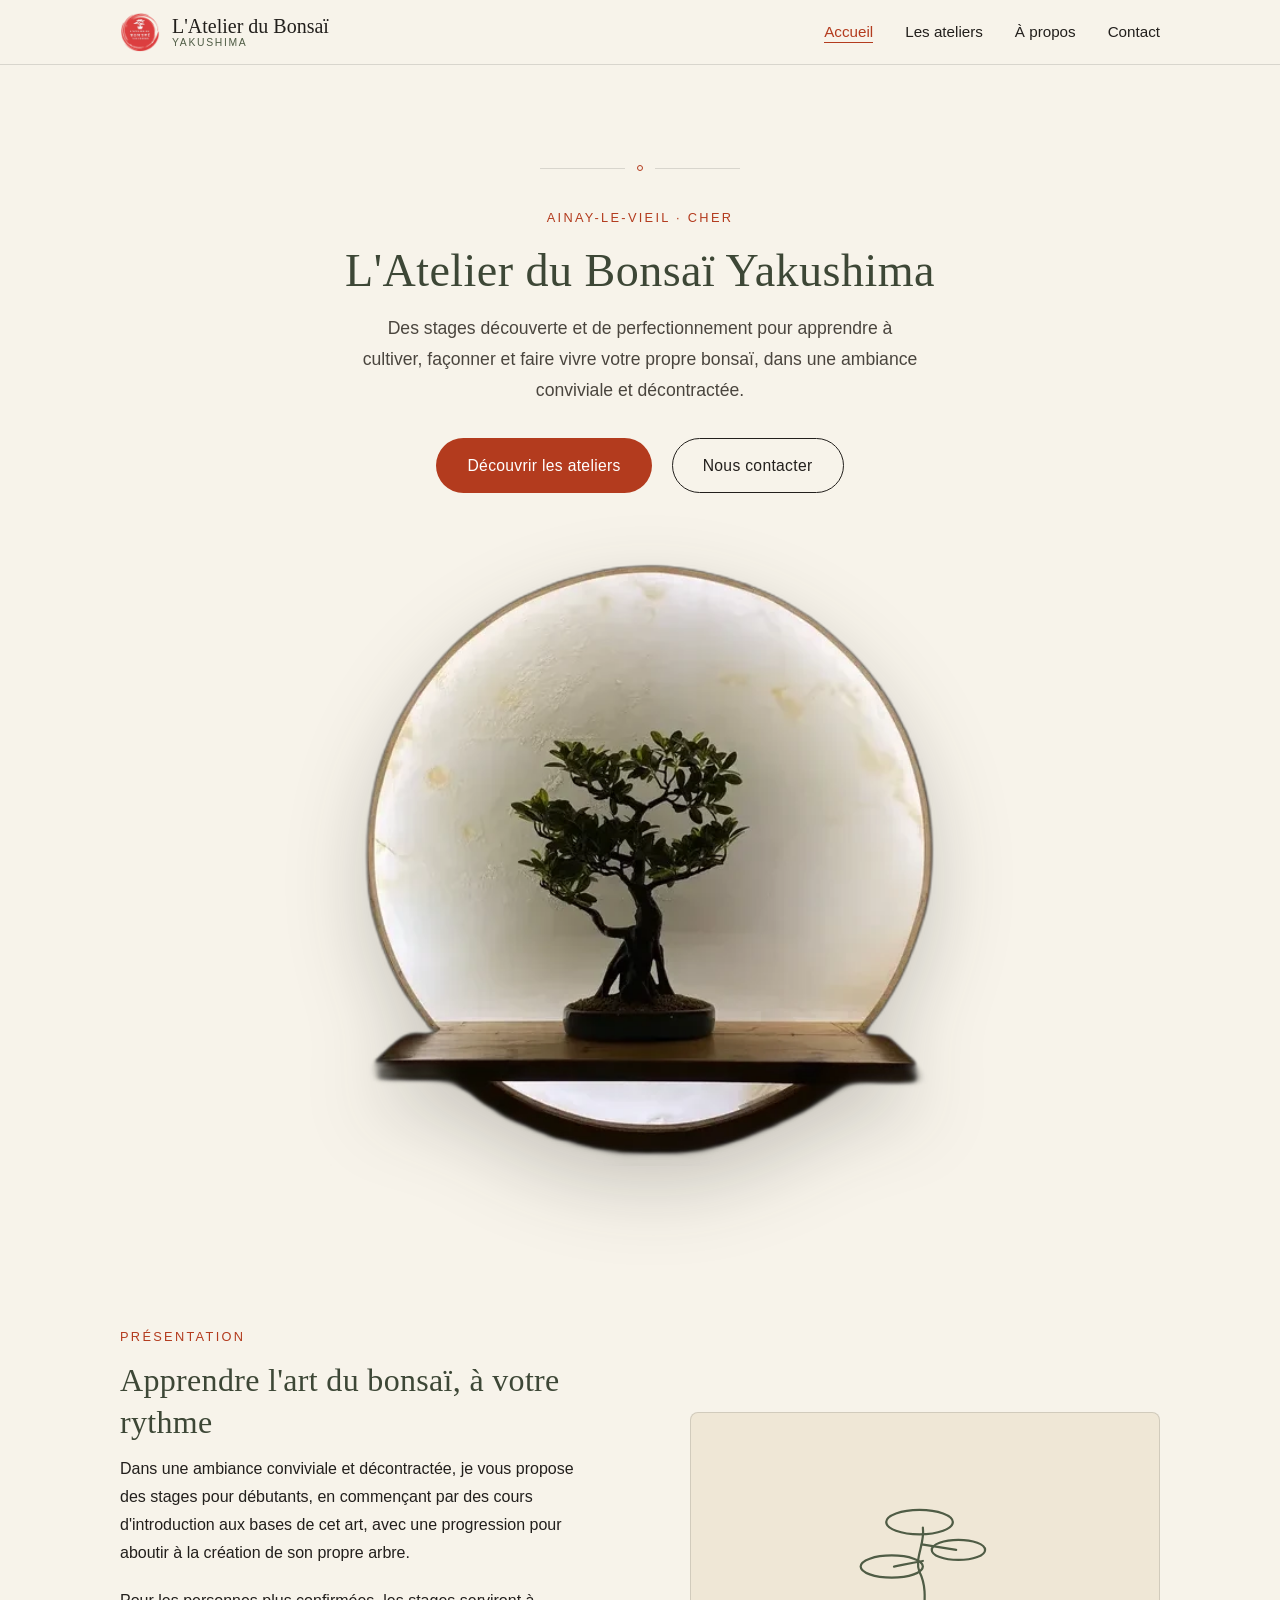
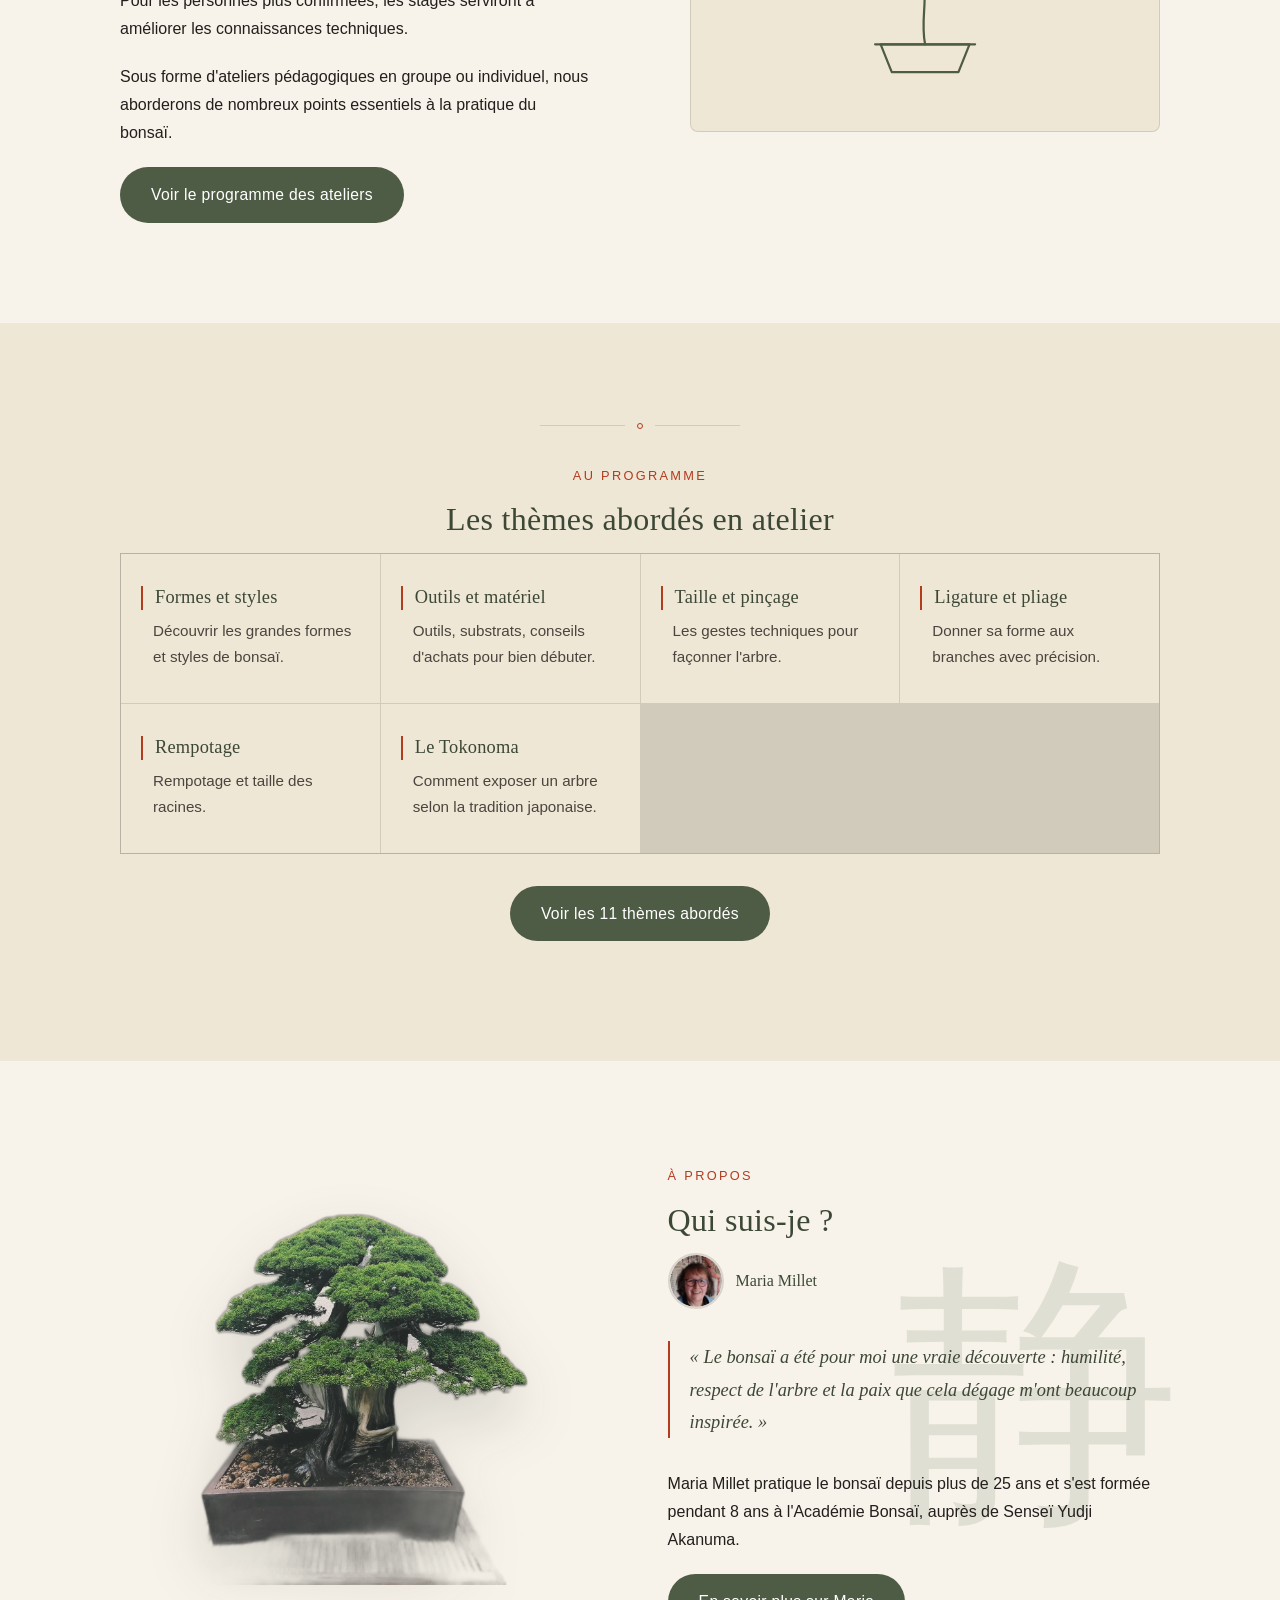
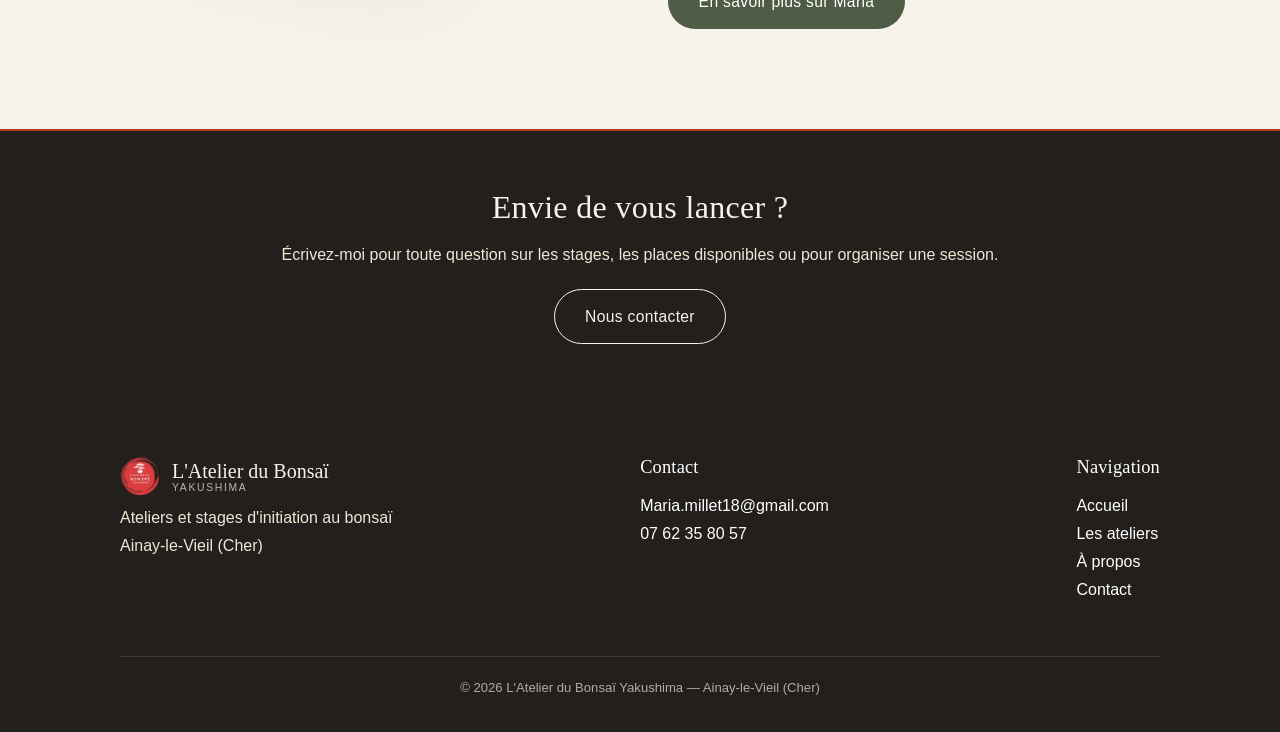
<file: index.html>
<!DOCTYPE html>
<html lang="fr">
<head>
<meta charset="UTF-8">
<meta name="viewport" content="width=device-width, initial-scale=1.0">
<title>L'Atelier du Bonsaï Yakushima — Stages et ateliers découverte à Ainay-le-Vieil (Cher)</title>
<meta name="description" content="Ateliers et stages d'initiation à l'art du bonsaï avec Maria Millet, à Ainay-le-Vieil (Cher). Cours pour débutants et perfectionnement pour confirmés.">
<link rel="icon" type="image/png" href="assets/images/favicon.png">
<link rel="stylesheet" href="assets/css/style.css">
</head>
<body>
<a class="skip-link" href="#main">Aller au contenu</a>

<header class="site-header">
  <div class="site-header__inner">
    <a href="index.html" class="logo"><img src="assets/images/logo-mark.webp" width="40" height="40" alt="" class="logo__mark"><span class="logo__text">L'Atelier du Bonsaï<span class="logo__sub">Yakushima</span></span></a>
    <nav aria-label="Navigation principale">
      <ul class="nav-desktop">
        <li><a href="index.html" aria-current="page">Accueil</a></li>
        <li><a href="ateliers.html">Les ateliers</a></li>
        <li><a href="a-propos.html">À propos</a></li>
        <li><a href="contact.html">Contact</a></li>
      </ul>
    </nav>
    <button class="mobile-toggle" aria-expanded="false" aria-controls="nav-mobile" aria-label="Ouvrir le menu">
      <span class="mobile-toggle__icon"></span>
    </button>
  </div>
  <nav class="nav-mobile" id="nav-mobile" aria-label="Navigation mobile">
    <a href="index.html">Accueil</a>
    <a href="ateliers.html">Les ateliers</a>
    <a href="a-propos.html">À propos</a>
    <a href="contact.html">Contact</a>
  </nav>
</header>

<main id="main">

  <section class="hero">
    <div class="container">
      <div class="ornament"><span class="ornament__dot"></span></div>
      <p class="eyebrow">Ainay-le-Vieil · Cher</p>
      <h1>L'Atelier du Bonsaï Yakushima</h1>
      <p class="hero__lead">Des stages découverte et de perfectionnement pour apprendre à cultiver, façonner et faire vivre votre propre bonsaï, dans une ambiance conviviale et décontractée.</p>
      <div class="hero__actions">
        <a href="ateliers.html" class="btn btn--accent">Découvrir les ateliers</a>
        <a href="contact.html" class="btn btn--ghost">Nous contacter</a>
      </div>
      <div class="hero__photo">
        <img src="assets/images/hero-bonsai-alcove.webp" width="541" height="538" alt="Bonsaï présenté dans une niche éclairée, à la manière d'un tokonoma">
      </div>
    </div>
  </section>

  <section class="section">
    <div class="container split">
      <div>
        <p class="eyebrow">Présentation</p>
        <h2>Apprendre l'art du bonsaï, à votre rythme</h2>
        <p>Dans une ambiance conviviale et décontractée, je vous propose des stages pour débutants, en commençant par des cours d'introduction aux bases de cet art, avec une progression pour aboutir à la création de son propre arbre.</p>
        <p>Pour les personnes plus confirmées, les stages serviront à améliorer les connaissances techniques.</p>
        <p>Sous forme d'ateliers pédagogiques en groupe ou individuel, nous aborderons de nombreux points essentiels à la pratique du bonsaï.</p>
        <a href="ateliers.html" class="btn btn--primary">Voir le programme des ateliers</a>
      </div>
      <div class="split__media" role="img" aria-label="Illustration évoquant l'art du bonsaï">
        <svg viewBox="0 0 200 200" fill="none" stroke="currentColor" stroke-width="2" stroke-linecap="round" stroke-linejoin="round" xmlns="http://www.w3.org/2000/svg">
          <path d="M60 165 L140 165 L130 190 L70 190 Z" />
          <line x1="55" y1="165" x2="145" y2="165" />
          <path d="M100 165 C95 140 105 120 95 100 C90 88 100 75 98 60" />
          <ellipse cx="70" cy="95" rx="28" ry="10" />
          <ellipse cx="130" cy="80" rx="24" ry="9" />
          <ellipse cx="95" cy="55" rx="30" ry="11" />
          <path d="M98 90 C85 92 78 94 72 95" />
          <path d="M97 75 C110 77 122 79 128 80" />
        </svg>
      </div>
    </div>
  </section>

  <section class="section section--alt">
    <div class="container">
      <div class="section--center">
        <div class="ornament"><span class="ornament__dot"></span></div>
        <p class="eyebrow">Au programme</p>
        <h2>Les thèmes abordés en atelier</h2>
      </div>
      <div class="theme-grid">
        <div class="theme-card"><h3>Formes et styles</h3><p>Découvrir les grandes formes et styles de bonsaï.</p></div>
        <div class="theme-card"><h3>Outils et matériel</h3><p>Outils, substrats, conseils d'achats pour bien débuter.</p></div>
        <div class="theme-card"><h3>Taille et pinçage</h3><p>Les gestes techniques pour façonner l'arbre.</p></div>
        <div class="theme-card"><h3>Ligature et pliage</h3><p>Donner sa forme aux branches avec précision.</p></div>
        <div class="theme-card"><h3>Rempotage</h3><p>Rempotage et taille des racines.</p></div>
        <div class="theme-card"><h3>Le Tokonoma</h3><p>Comment exposer un arbre selon la tradition japonaise.</p></div>
      </div>
      <p class="section--center" style="margin-top: var(--space-lg);"><a href="ateliers.html" class="btn btn--primary">Voir les 11 thèmes abordés</a></p>
    </div>
  </section>

  <section class="section">
    <div class="container zen-feature">
      <span class="zen-feature__kanji zen-feature__kanji--right" aria-hidden="true">静</span>
      <div class="zen-feature__media">
        <img src="assets/images/bonsai-cutout.webp" width="1100" height="1095" alt="Bonsaï genévrier détouré, sans arrière-plan">
      </div>
      <div class="zen-feature__text">
        <p class="eyebrow">À propos</p>
        <h2>Qui suis&#8209;je&nbsp;?</h2>
        <div class="author-badge">
          <img src="assets/images/maria-portrait.webp" width="480" height="480" alt="Portrait de Maria Millet" class="author-badge__photo">
          <span class="author-badge__name">Maria Millet</span>
        </div>
        <blockquote class="quote-block">« Le bonsaï a été pour moi une vraie découverte : humilité, respect de l'arbre et la paix que cela dégage m'ont beaucoup inspirée. »</blockquote>
        <p>Maria Millet pratique le bonsaï depuis plus de 25 ans et s'est formée pendant 8 ans à l'Académie Bonsaï, auprès de Senseï Yudji Akanuma.</p>
        <a href="a-propos.html" class="btn btn--primary">En savoir plus sur Maria</a>
      </div>
    </div>
  </section>

  <section class="cta-banner">
    <div class="container">
      <h2>Envie de vous lancer ?</h2>
      <p>Écrivez-moi pour toute question sur les stages, les places disponibles ou pour organiser une session.</p>
      <a href="contact.html" class="btn btn--ghost">Nous contacter</a>
    </div>
  </section>

</main>

<footer class="site-footer">
  <div class="container">
    <div class="site-footer__inner">
      <div>
        <p class="logo" style="margin-bottom: 8px;"><img src="assets/images/logo-mark.webp" width="40" height="40" alt="" class="logo__mark"><span class="logo__text">L'Atelier du Bonsaï<span class="logo__sub">Yakushima</span></span></p>
        <p>Ateliers et stages d'initiation au bonsaï<br>Ainay-le-Vieil (Cher)</p>
      </div>
      <div>
        <h3 style="color:#fff;">Contact</h3>
        <p><a href="mailto:Maria.millet18@gmail.com">Maria.millet18@gmail.com</a><br>
        <a href="tel:+33762358057">07 62 35 80 57</a></p>
      </div>
      <div>
        <h3 style="color:#fff;">Navigation</h3>
        <p><a href="index.html">Accueil</a><br><a href="ateliers.html">Les ateliers</a><br><a href="a-propos.html">À propos</a><br><a href="contact.html">Contact</a></p>
      </div>
    </div>
    <div class="site-footer__bottom">&copy; 2026 L'Atelier du Bonsaï Yakushima — Ainay-le-Vieil (Cher)</div>
  </div>
</footer>

<script src="assets/js/main.js"></script>
</body>
</html>
</file>
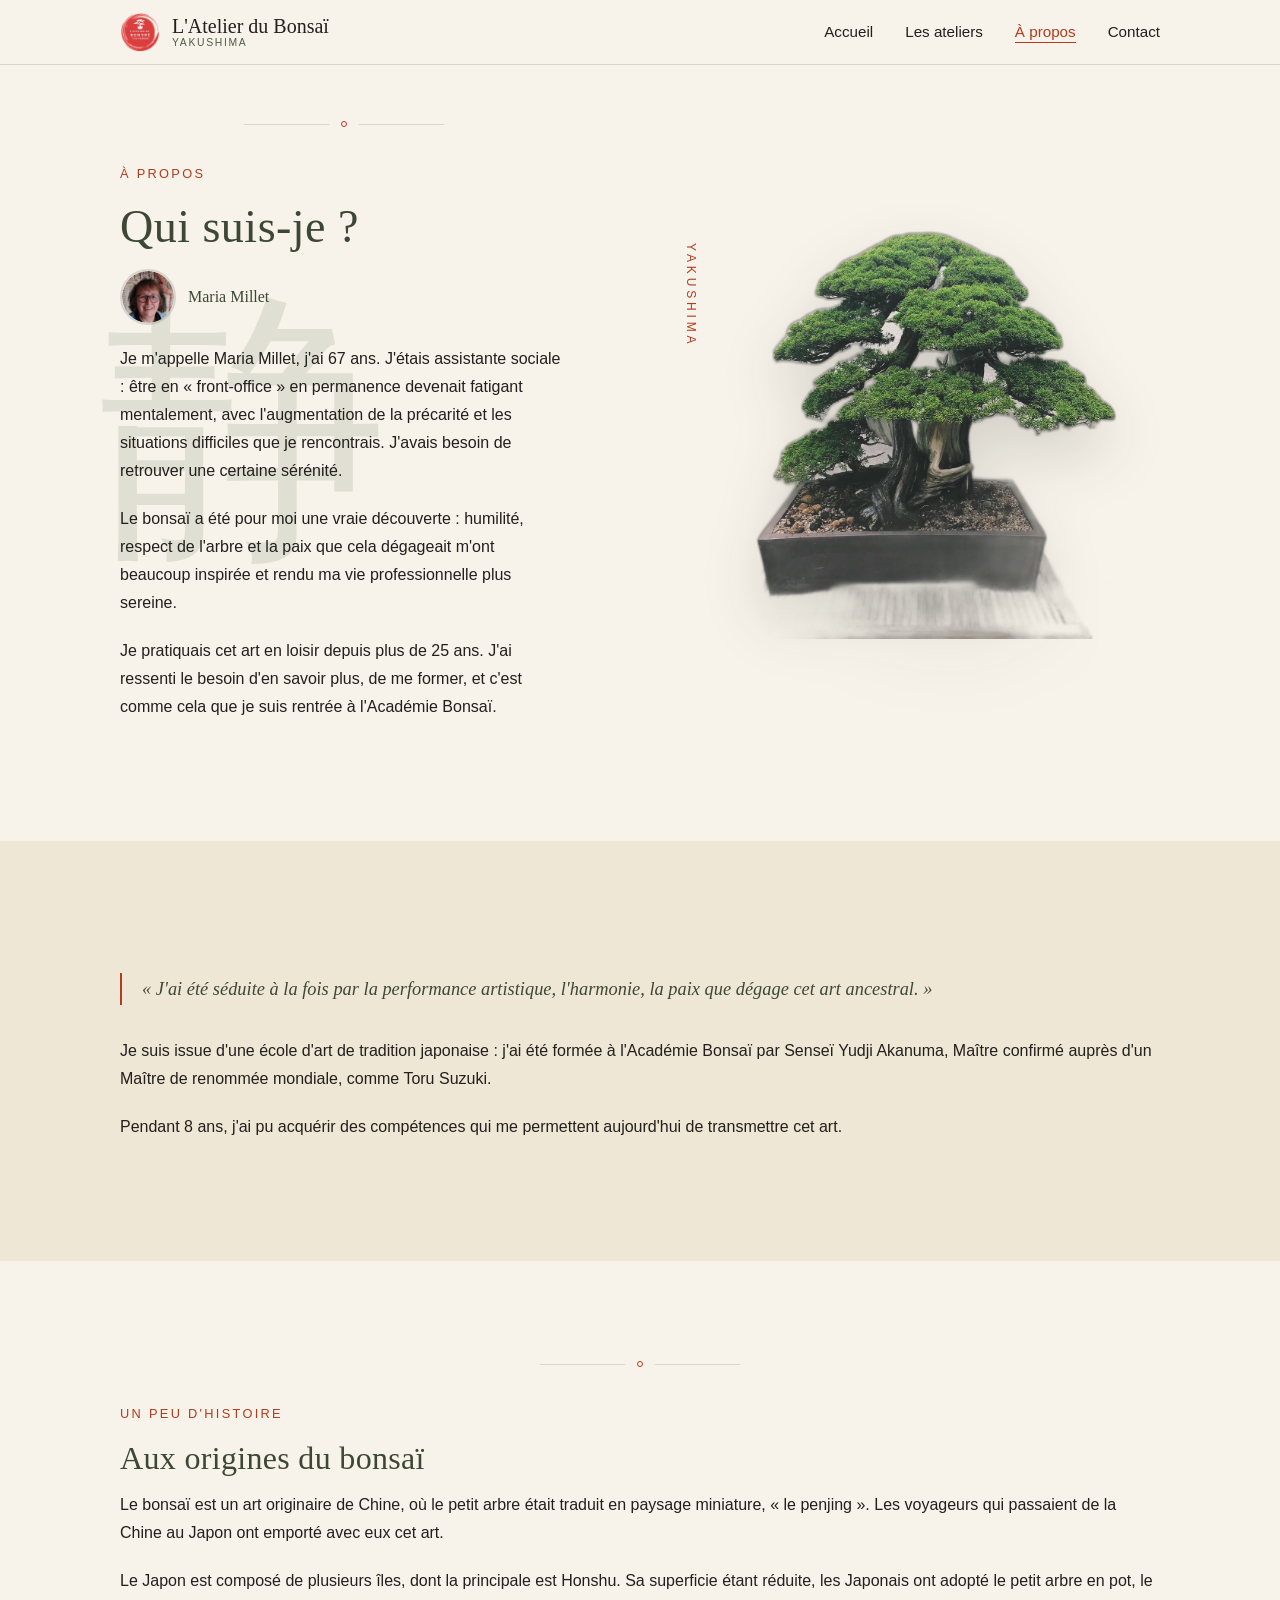
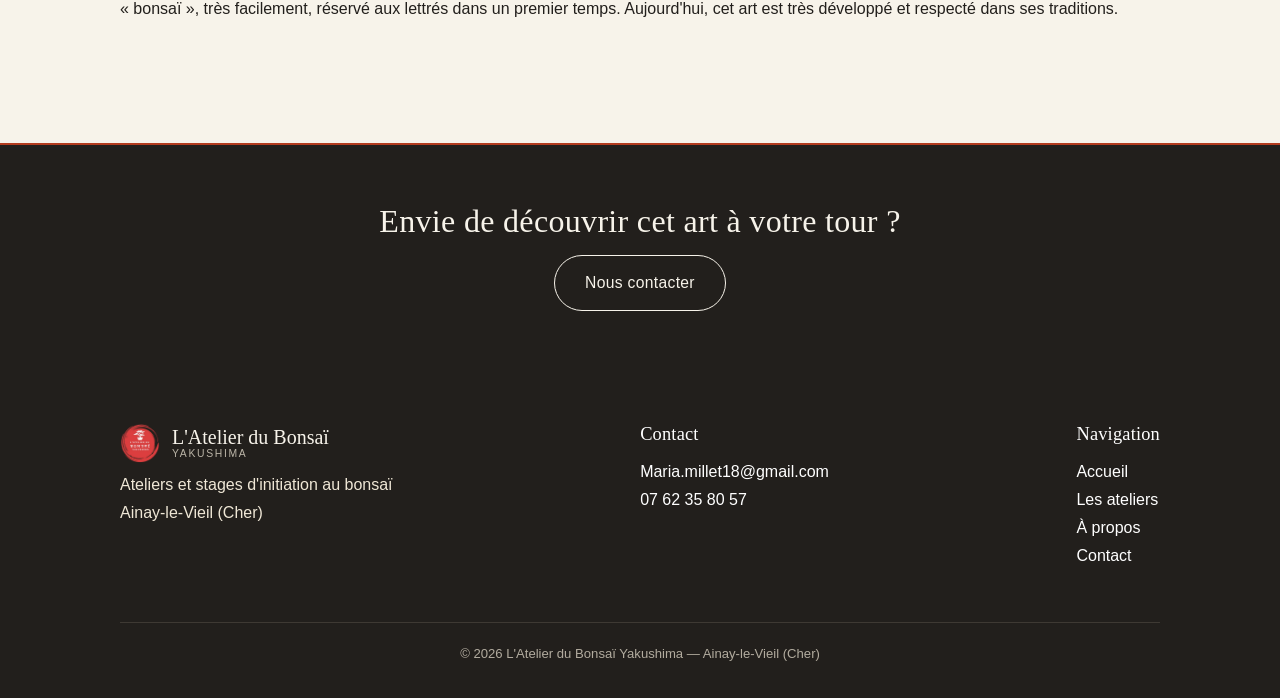
<file: a-propos.html>
<!DOCTYPE html>
<html lang="fr">
<head>
<meta charset="UTF-8">
<meta name="viewport" content="width=device-width, initial-scale=1.0">
<title>À propos de Maria Millet — L'Atelier du Bonsaï Yakushima</title>
<meta name="description" content="Maria Millet, ancienne assistante sociale, pratique le bonsaï depuis plus de 25 ans et s'est formée 8 ans à l'Académie Bonsaï auprès de Senseï Yudji Akanuma.">
<link rel="icon" type="image/png" href="assets/images/favicon.png">
<link rel="stylesheet" href="assets/css/style.css">
<script type="application/ld+json">
{
  "@context": "https://schema.org",
  "@type": "BreadcrumbList",
  "itemListElement": [
    {"@type": "ListItem", "position": 1, "name": "Accueil", "item": "https://atelier-bonsai-yakushima.pages.dev/"},
    {"@type": "ListItem", "position": 2, "name": "À propos", "item": "https://atelier-bonsai-yakushima.pages.dev/a-propos.html"}
  ]
}
</script>
</head>
<body>
<a class="skip-link" href="#main">Aller au contenu</a>

<header class="site-header">
  <div class="site-header__inner">
    <a href="index.html" class="logo"><img src="assets/images/logo-mark.webp" width="40" height="40" alt="" class="logo__mark"><span class="logo__text">L'Atelier du Bonsaï<span class="logo__sub">Yakushima</span></span></a>
    <nav aria-label="Navigation principale">
      <ul class="nav-desktop">
        <li><a href="index.html">Accueil</a></li>
        <li><a href="ateliers.html">Les ateliers</a></li>
        <li><a href="a-propos.html" aria-current="page">À propos</a></li>
        <li><a href="contact.html">Contact</a></li>
      </ul>
    </nav>
    <button class="mobile-toggle" aria-expanded="false" aria-controls="nav-mobile" aria-label="Ouvrir le menu">
      <span class="mobile-toggle__icon"></span>
    </button>
  </div>
  <nav class="nav-mobile" id="nav-mobile" aria-label="Navigation mobile">
    <a href="index.html">Accueil</a>
    <a href="ateliers.html">Les ateliers</a>
    <a href="a-propos.html">À propos</a>
    <a href="contact.html">Contact</a>
  </nav>
</header>

<main id="main">

  <section class="section" style="padding-top: var(--space-xl);">
    <div class="container zen-feature">
      <span class="zen-feature__kanji" aria-hidden="true">静</span>
      <div class="zen-feature__text">
        <div class="ornament"><span class="ornament__dot"></span></div>
        <p class="eyebrow">À propos</p>
        <h1>Qui suis&#8209;je&nbsp;?</h1>
        <div class="author-badge">
          <img src="assets/images/maria-portrait.webp" width="480" height="480" alt="Portrait de Maria Millet" class="author-badge__photo">
          <span class="author-badge__name">Maria Millet</span>
        </div>
        <p>Je m'appelle Maria Millet, j'ai 67 ans. J'étais assistante sociale : être en « front-office » en permanence devenait fatigant mentalement, avec l'augmentation de la précarité et les situations difficiles que je rencontrais. J'avais besoin de retrouver une certaine sérénité.</p>
        <p>Le bonsaï a été pour moi une vraie découverte : humilité, respect de l'arbre et la paix que cela dégageait m'ont beaucoup inspirée et rendu ma vie professionnelle plus sereine.</p>
        <p>Je pratiquais cet art en loisir depuis plus de 25 ans. J'ai ressenti le besoin d'en savoir plus, de me former, et c'est comme cela que je suis rentrée à l'Académie Bonsaï.</p>
      </div>
      <div class="zen-feature__media">
        <span class="zen-feature__vertical">Yakushima</span>
        <img src="assets/images/bonsai-cutout.webp" width="1100" height="1095" alt="Bonsaï genévrier détouré, sans arrière-plan">
      </div>
    </div>
  </section>

  <section class="section section--alt">
    <div class="container">
      <blockquote class="quote-block">« J'ai été séduite à la fois par la performance artistique, l'harmonie, la paix que dégage cet art ancestral. »</blockquote>
      <p>Je suis issue d'une école d'art de tradition japonaise : j'ai été formée à l'Académie Bonsaï par Senseï Yudji Akanuma, Maître confirmé auprès d'un Maître de renommée mondiale, comme Toru Suzuki.</p>
      <p>Pendant 8 ans, j'ai pu acquérir des compétences qui me permettent aujourd'hui de transmettre cet art.</p>
    </div>
  </section>

  <section class="section">
    <div class="container">
      <div class="ornament"><span class="ornament__dot"></span></div>
      <p class="eyebrow">Un peu d'histoire</p>
      <h2>Aux origines du bonsaï</h2>
      <p>Le bonsaï est un art originaire de Chine, où le petit arbre était traduit en paysage miniature, « le penjing ». Les voyageurs qui passaient de la Chine au Japon ont emporté avec eux cet art.</p>
      <p>Le Japon est composé de plusieurs îles, dont la principale est Honshu. Sa superficie étant réduite, les Japonais ont adopté le petit arbre en pot, le « bonsaï », très facilement, réservé aux lettrés dans un premier temps. Aujourd'hui, cet art est très développé et respecté dans ses traditions.</p>
    </div>
  </section>

  <section class="cta-banner">
    <div class="container">
      <h2>Envie de découvrir cet art à votre tour ?</h2>
      <a href="contact.html" class="btn btn--ghost">Nous contacter</a>
    </div>
  </section>

</main>

<footer class="site-footer">
  <div class="container">
    <div class="site-footer__inner">
      <div>
        <p class="logo" style="margin-bottom: 8px;"><img src="assets/images/logo-mark.webp" width="40" height="40" alt="" class="logo__mark"><span class="logo__text">L'Atelier du Bonsaï<span class="logo__sub">Yakushima</span></span></p>
        <p>Ateliers et stages d'initiation au bonsaï<br>Ainay-le-Vieil (Cher)</p>
      </div>
      <div>
        <h3 style="color:#fff;">Contact</h3>
        <p><a href="mailto:Maria.millet18@gmail.com">Maria.millet18@gmail.com</a><br>
        <a href="tel:+33762358057">07 62 35 80 57</a></p>
      </div>
      <div>
        <h3 style="color:#fff;">Navigation</h3>
        <p><a href="index.html">Accueil</a><br><a href="ateliers.html">Les ateliers</a><br><a href="a-propos.html">À propos</a><br><a href="contact.html">Contact</a></p>
      </div>
    </div>
    <div class="site-footer__bottom">&copy; 2026 L'Atelier du Bonsaï Yakushima — Ainay-le-Vieil (Cher)</div>
  </div>
</footer>

<script src="assets/js/main.js"></script>
</body>
</html>
</file>
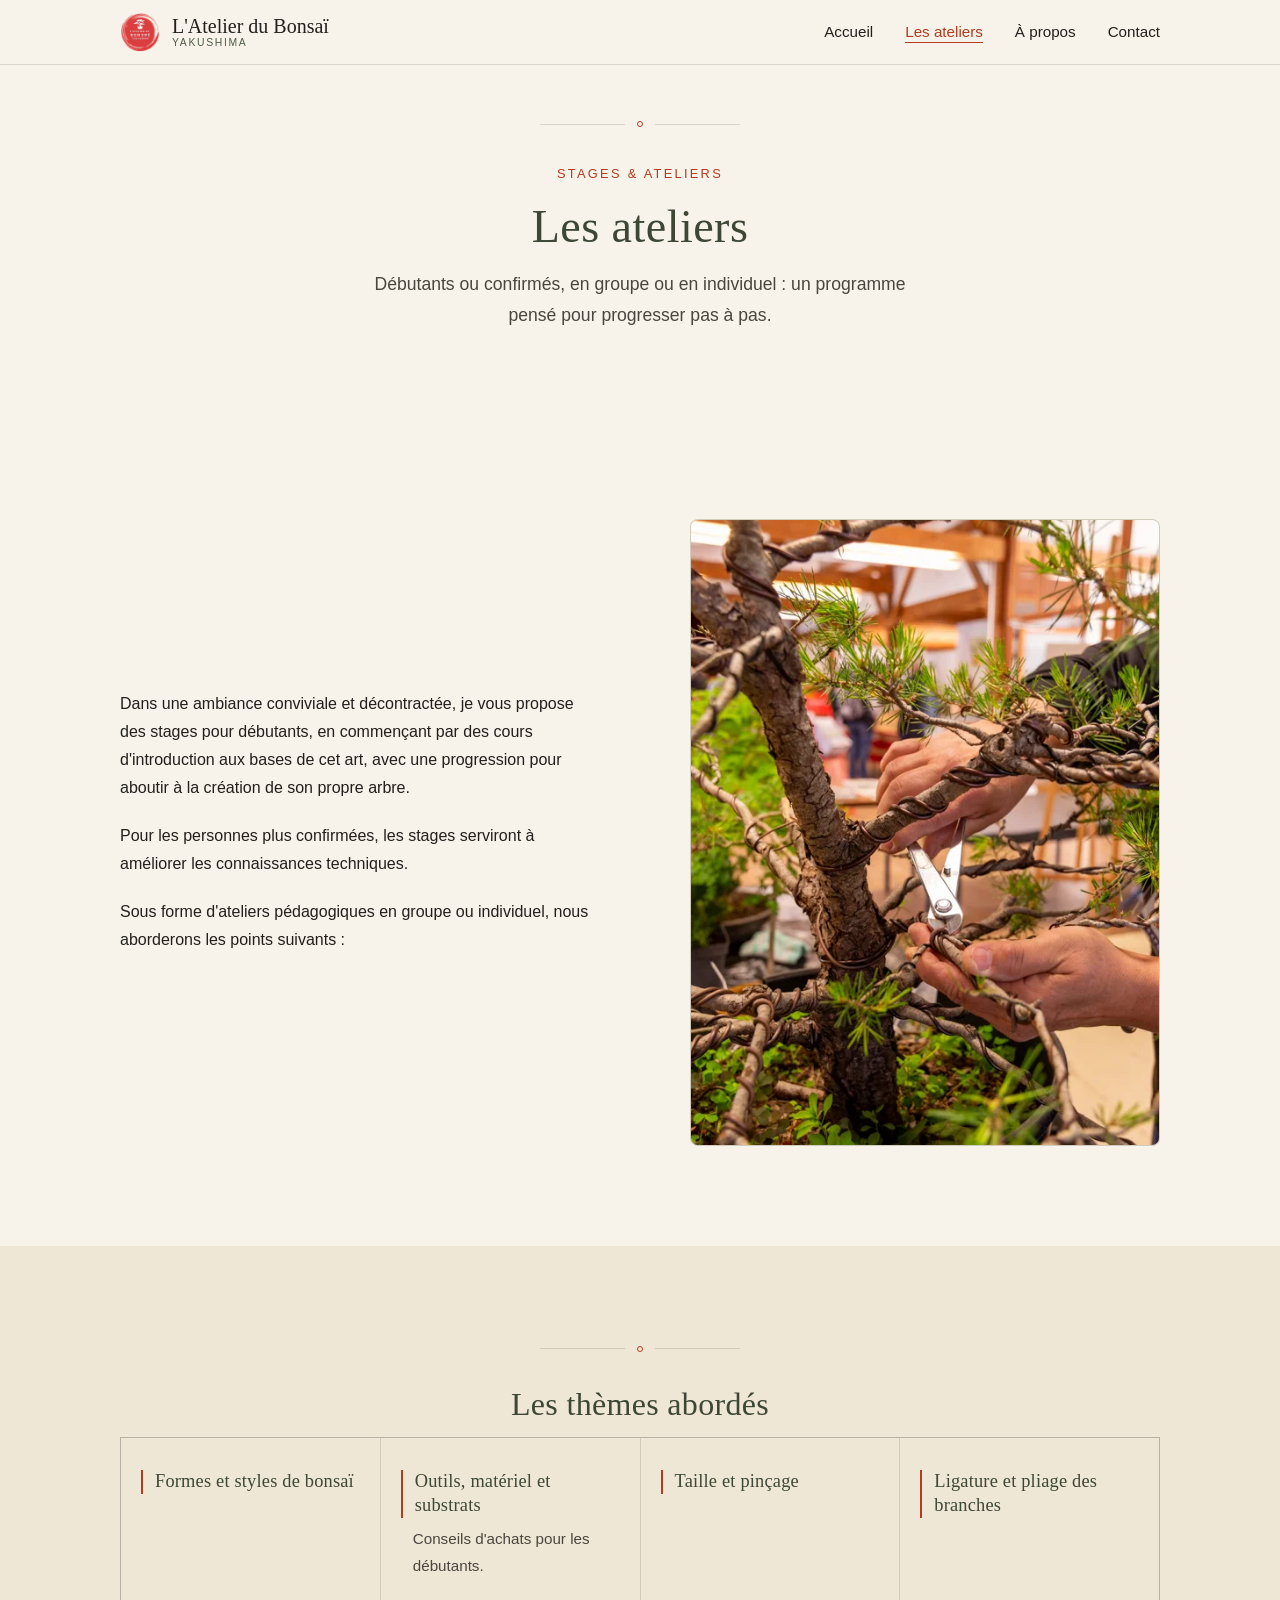
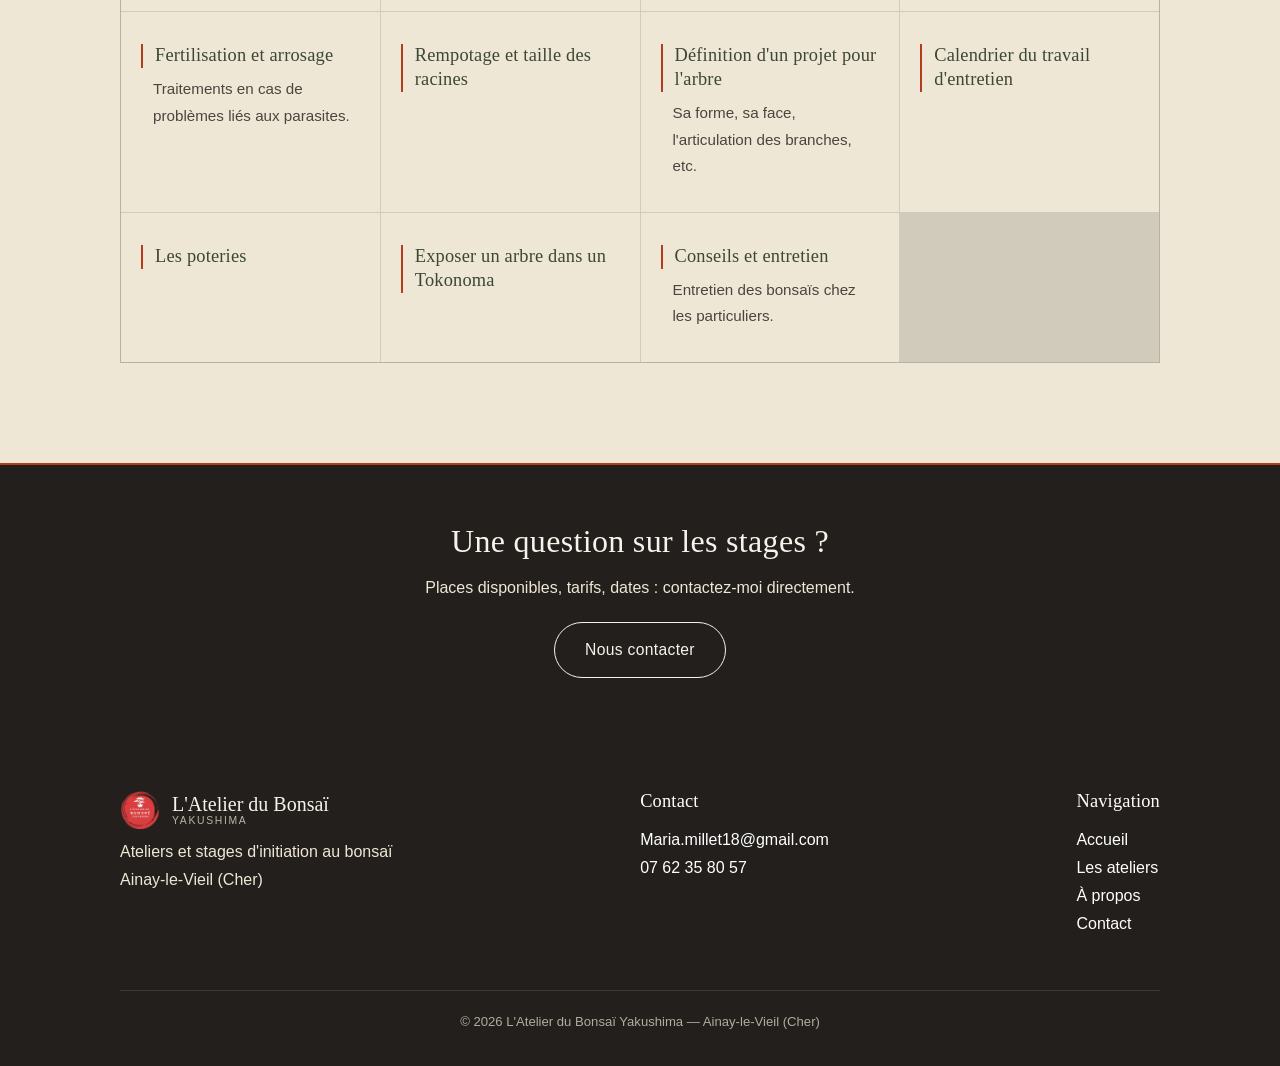
<file: ateliers.html>
<!DOCTYPE html>
<html lang="fr">
<head>
<meta charset="UTF-8">
<meta name="viewport" content="width=device-width, initial-scale=1.0">
<title>Les ateliers — L'Atelier du Bonsaï Yakushima</title>
<meta name="description" content="Stages d'initiation et de perfectionnement au bonsaï à Ainay-le-Vieil (Cher) : formes et styles, taille, ligature, rempotage, Tokonoma et plus encore.">
<link rel="icon" type="image/png" href="assets/images/favicon.png">
<link rel="stylesheet" href="assets/css/style.css">
<script type="application/ld+json">
{
  "@context": "https://schema.org",
  "@type": "BreadcrumbList",
  "itemListElement": [
    {"@type": "ListItem", "position": 1, "name": "Accueil", "item": "https://atelier-bonsai-yakushima.pages.dev/"},
    {"@type": "ListItem", "position": 2, "name": "Les ateliers", "item": "https://atelier-bonsai-yakushima.pages.dev/ateliers.html"}
  ]
}
</script>
</head>
<body>
<a class="skip-link" href="#main">Aller au contenu</a>

<header class="site-header">
  <div class="site-header__inner">
    <a href="index.html" class="logo"><img src="assets/images/logo-mark.webp" width="40" height="40" alt="" class="logo__mark"><span class="logo__text">L'Atelier du Bonsaï<span class="logo__sub">Yakushima</span></span></a>
    <nav aria-label="Navigation principale">
      <ul class="nav-desktop">
        <li><a href="index.html">Accueil</a></li>
        <li><a href="ateliers.html" aria-current="page">Les ateliers</a></li>
        <li><a href="a-propos.html">À propos</a></li>
        <li><a href="contact.html">Contact</a></li>
      </ul>
    </nav>
    <button class="mobile-toggle" aria-expanded="false" aria-controls="nav-mobile" aria-label="Ouvrir le menu">
      <span class="mobile-toggle__icon"></span>
    </button>
  </div>
  <nav class="nav-mobile" id="nav-mobile" aria-label="Navigation mobile">
    <a href="index.html">Accueil</a>
    <a href="ateliers.html">Les ateliers</a>
    <a href="a-propos.html">À propos</a>
    <a href="contact.html">Contact</a>
  </nav>
</header>

<main id="main">

  <section class="hero" style="padding: var(--space-xl) 0;">
    <div class="container">
      <div class="ornament"><span class="ornament__dot"></span></div>
      <p class="eyebrow">Stages &amp; ateliers</p>
      <h1>Les ateliers</h1>
      <p class="hero__lead">Débutants ou confirmés, en groupe ou en individuel : un programme pensé pour progresser pas à pas.</p>
    </div>
  </section>

  <section class="section">
    <div class="container split">
      <div>
        <p>Dans une ambiance conviviale et décontractée, je vous propose des stages pour débutants, en commençant par des cours d'introduction aux bases de cet art, avec une progression pour aboutir à la création de son propre arbre.</p>
        <p>Pour les personnes plus confirmées, les stages serviront à améliorer les connaissances techniques.</p>
        <p>Sous forme d'ateliers pédagogiques en groupe ou individuel, nous aborderons les points suivants :</p>
      </div>
      <div class="split__media split__media--photo">
        <img src="assets/images/atelier-ligature-taille.webp" width="533" height="800" alt="Travail de ligature et de taille sur un pin, lors d'un atelier">
      </div>
    </div>
  </section>

  <section class="section section--alt">
    <div class="container">
      <div class="section--center">
        <div class="ornament"><span class="ornament__dot"></span></div>
        <h2>Les thèmes abordés</h2>
      </div>
      <div class="theme-grid">
        <div class="theme-card"><h3>Formes et styles de bonsaï</h3></div>
        <div class="theme-card"><h3>Outils, matériel et substrats</h3><p>Conseils d'achats pour les débutants.</p></div>
        <div class="theme-card"><h3>Taille et pinçage</h3></div>
        <div class="theme-card"><h3>Ligature et pliage des branches</h3></div>
        <div class="theme-card"><h3>Fertilisation et arrosage</h3><p>Traitements en cas de problèmes liés aux parasites.</p></div>
        <div class="theme-card"><h3>Rempotage et taille des racines</h3></div>
        <div class="theme-card"><h3>Définition d'un projet pour l'arbre</h3><p>Sa forme, sa face, l'articulation des branches, etc.</p></div>
        <div class="theme-card"><h3>Calendrier du travail d'entretien</h3></div>
        <div class="theme-card"><h3>Les poteries</h3></div>
        <div class="theme-card"><h3>Exposer un arbre dans un Tokonoma</h3></div>
        <div class="theme-card"><h3>Conseils et entretien</h3><p>Entretien des bonsaïs chez les particuliers.</p></div>
      </div>
    </div>
  </section>

  <section class="cta-banner">
    <div class="container">
      <h2>Une question sur les stages ?</h2>
      <p>Places disponibles, tarifs, dates : contactez-moi directement.</p>
      <a href="contact.html" class="btn btn--ghost">Nous contacter</a>
    </div>
  </section>

</main>

<footer class="site-footer">
  <div class="container">
    <div class="site-footer__inner">
      <div>
        <p class="logo" style="margin-bottom: 8px;"><img src="assets/images/logo-mark.webp" width="40" height="40" alt="" class="logo__mark"><span class="logo__text">L'Atelier du Bonsaï<span class="logo__sub">Yakushima</span></span></p>
        <p>Ateliers et stages d'initiation au bonsaï<br>Ainay-le-Vieil (Cher)</p>
      </div>
      <div>
        <h3 style="color:#fff;">Contact</h3>
        <p><a href="mailto:Maria.millet18@gmail.com">Maria.millet18@gmail.com</a><br>
        <a href="tel:+33762358057">07 62 35 80 57</a></p>
      </div>
      <div>
        <h3 style="color:#fff;">Navigation</h3>
        <p><a href="index.html">Accueil</a><br><a href="ateliers.html">Les ateliers</a><br><a href="a-propos.html">À propos</a><br><a href="contact.html">Contact</a></p>
      </div>
    </div>
    <div class="site-footer__bottom">&copy; 2026 L'Atelier du Bonsaï Yakushima — Ainay-le-Vieil (Cher)</div>
  </div>
</footer>

<script src="assets/js/main.js"></script>
</body>
</html>
</file>
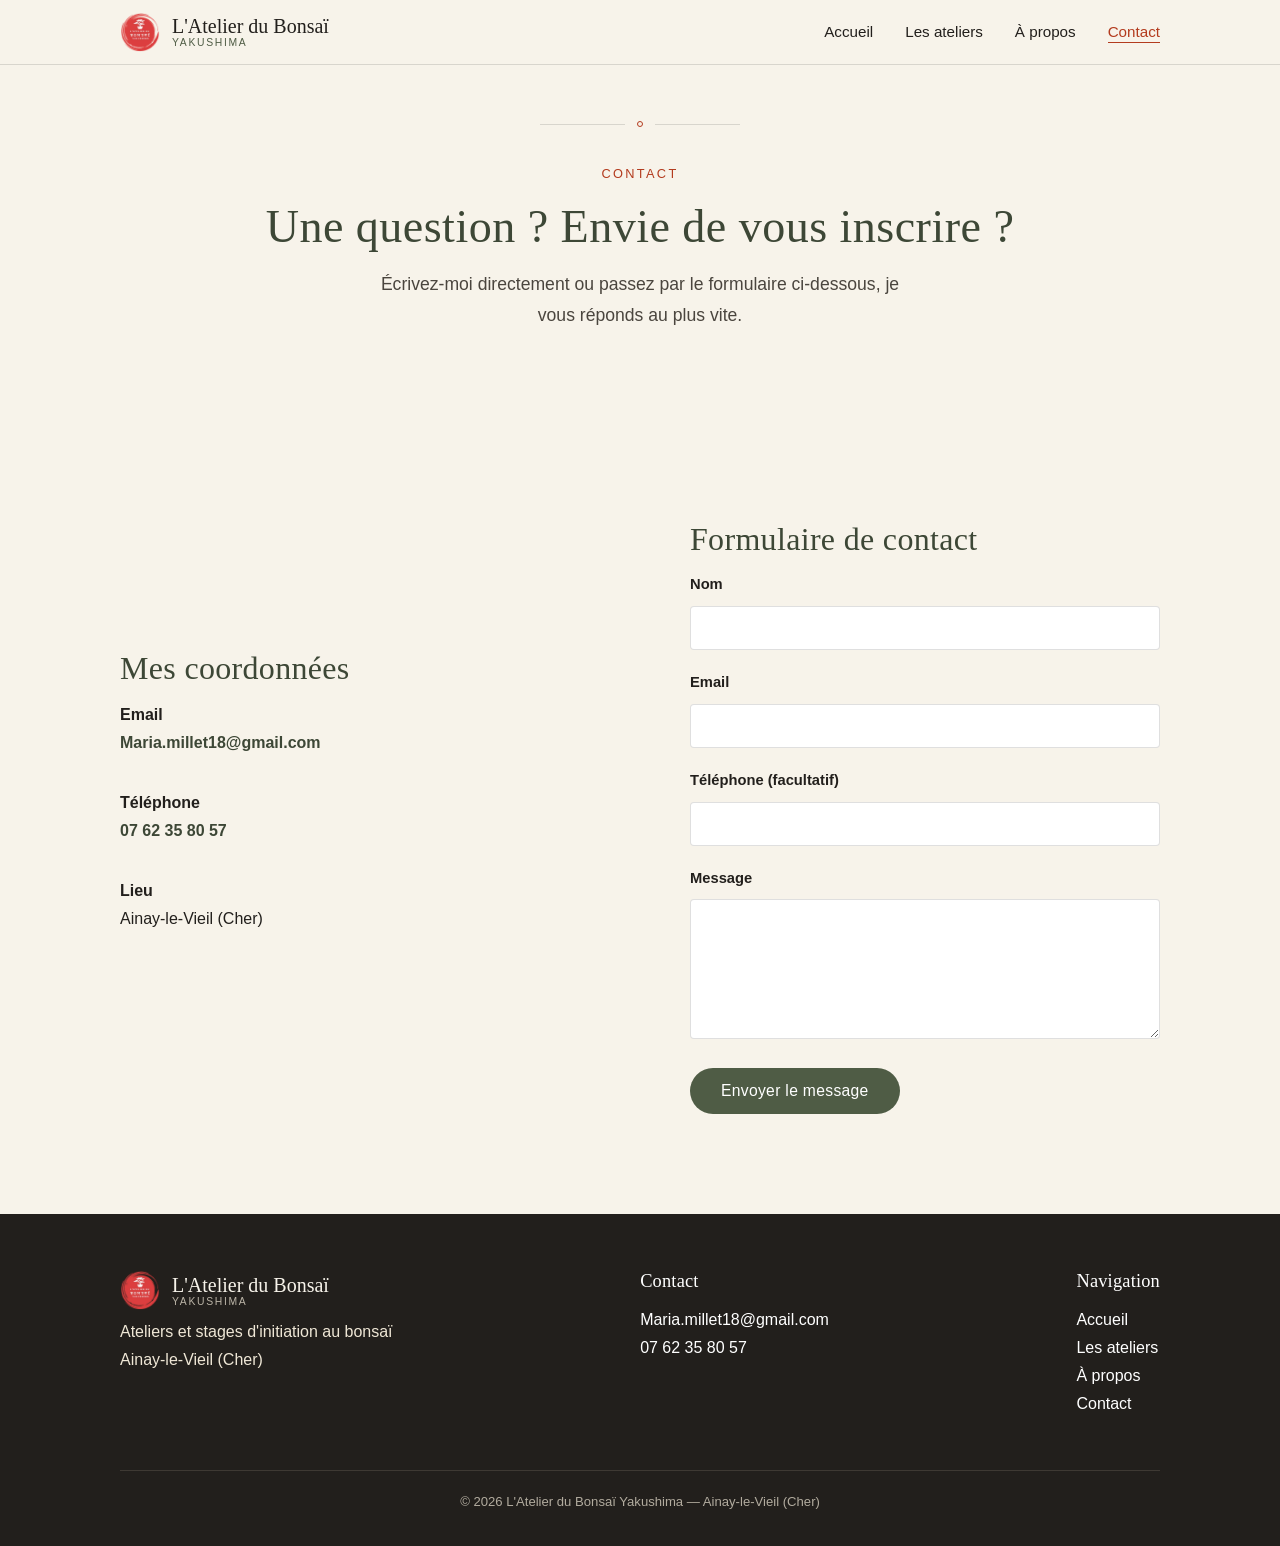
<file: contact.html>
<!DOCTYPE html>
<html lang="fr">
<head>
<meta charset="UTF-8">
<meta name="viewport" content="width=device-width, initial-scale=1.0">
<title>Contact — L'Atelier du Bonsaï Yakushima</title>
<meta name="description" content="Contactez Maria Millet pour toute question sur les ateliers et stages de bonsaï à Ainay-le-Vieil (Cher). Email, téléphone ou formulaire en ligne.">
<link rel="icon" type="image/png" href="assets/images/favicon.png">
<link rel="stylesheet" href="assets/css/style.css">
<script type="application/ld+json">
{
  "@context": "https://schema.org",
  "@type": "BreadcrumbList",
  "itemListElement": [
    {"@type": "ListItem", "position": 1, "name": "Accueil", "item": "https://atelier-bonsai-yakushima.pages.dev/"},
    {"@type": "ListItem", "position": 2, "name": "Contact", "item": "https://atelier-bonsai-yakushima.pages.dev/contact.html"}
  ]
}
</script>
</head>
<body>
<a class="skip-link" href="#main">Aller au contenu</a>

<header class="site-header">
  <div class="site-header__inner">
    <a href="index.html" class="logo"><img src="assets/images/logo-mark.webp" width="40" height="40" alt="" class="logo__mark"><span class="logo__text">L'Atelier du Bonsaï<span class="logo__sub">Yakushima</span></span></a>
    <nav aria-label="Navigation principale">
      <ul class="nav-desktop">
        <li><a href="index.html">Accueil</a></li>
        <li><a href="ateliers.html">Les ateliers</a></li>
        <li><a href="a-propos.html">À propos</a></li>
        <li><a href="contact.html" aria-current="page">Contact</a></li>
      </ul>
    </nav>
    <button class="mobile-toggle" aria-expanded="false" aria-controls="nav-mobile" aria-label="Ouvrir le menu">
      <span class="mobile-toggle__icon"></span>
    </button>
  </div>
  <nav class="nav-mobile" id="nav-mobile" aria-label="Navigation mobile">
    <a href="index.html">Accueil</a>
    <a href="ateliers.html">Les ateliers</a>
    <a href="a-propos.html">À propos</a>
    <a href="contact.html">Contact</a>
  </nav>
</header>

<main id="main">

  <section class="hero" style="padding: var(--space-xl) 0;">
    <div class="container">
      <div class="ornament"><span class="ornament__dot"></span></div>
      <p class="eyebrow">Contact</p>
      <h1>Une question ? Envie de vous inscrire ?</h1>
      <p class="hero__lead">Écrivez-moi directement ou passez par le formulaire ci-dessous, je vous réponds au plus vite.</p>
    </div>
  </section>

  <section class="section">
    <div class="container split">
      <div>
        <h2>Mes coordonnées</h2>
        <div class="contact-info">
          <p><strong>Email</strong><br><a href="mailto:Maria.millet18@gmail.com">Maria.millet18@gmail.com</a></p>
          <p><strong>Téléphone</strong><br><a href="tel:+33762358057">07 62 35 80 57</a></p>
          <p><strong>Lieu</strong><br>Ainay-le-Vieil (Cher)</p>
        </div>
      </div>

      <div>
        <h2>Formulaire de contact</h2>
        <!--
          Formulaire Web3Forms (https://web3forms.com/) : service gratuit d'envoi de formulaire
          sans backend à héberger. Créer un compte gratuit sur web3forms.com, récupérer la clé
          d'accès, et la coller ci-dessous à la place de "VOTRE_CLE_WEB3FORMS".
        -->
        <form action="https://api.web3forms.com/submit" method="POST">
          <input type="hidden" name="access_key" value="VOTRE_CLE_WEB3FORMS">
          <input type="hidden" name="subject" content="Nouveau message depuis le site Atelier du Bonsaï Yakushima">
          <input type="checkbox" name="botcheck" style="display:none" tabindex="-1" autocomplete="off">

          <div class="form-field">
            <label for="name">Nom</label>
            <input type="text" id="name" name="name" required>
          </div>
          <div class="form-field">
            <label for="email">Email</label>
            <input type="email" id="email" name="email" required>
          </div>
          <div class="form-field">
            <label for="phone">Téléphone (facultatif)</label>
            <input type="tel" id="phone" name="phone">
          </div>
          <div class="form-field">
            <label for="message">Message</label>
            <textarea id="message" name="message" required></textarea>
          </div>
          <button type="submit" class="btn btn--primary">Envoyer le message</button>
        </form>
      </div>
    </div>
  </section>

</main>

<footer class="site-footer">
  <div class="container">
    <div class="site-footer__inner">
      <div>
        <p class="logo" style="margin-bottom: 8px;"><img src="assets/images/logo-mark.webp" width="40" height="40" alt="" class="logo__mark"><span class="logo__text">L'Atelier du Bonsaï<span class="logo__sub">Yakushima</span></span></p>
        <p>Ateliers et stages d'initiation au bonsaï<br>Ainay-le-Vieil (Cher)</p>
      </div>
      <div>
        <h3 style="color:#fff;">Contact</h3>
        <p><a href="mailto:Maria.millet18@gmail.com">Maria.millet18@gmail.com</a><br>
        <a href="tel:+33762358057">07 62 35 80 57</a></p>
      </div>
      <div>
        <h3 style="color:#fff;">Navigation</h3>
        <p><a href="index.html">Accueil</a><br><a href="ateliers.html">Les ateliers</a><br><a href="a-propos.html">À propos</a><br><a href="contact.html">Contact</a></p>
      </div>
    </div>
    <div class="site-footer__bottom">&copy; 2026 L'Atelier du Bonsaï Yakushima — Ainay-le-Vieil (Cher)</div>
  </div>
</footer>

<script src="assets/js/main.js"></script>
</body>
</html>
</file>
<file: assets/css/style.css>
/* ==========================================================================
   1. TOKENS — palette épurée, esprit zen japonais (encre, papier washi, mousse,
   sceau vermillon)
   ========================================================================== */
:root {
  /* Encre (texte, fonds sombres) */
  --color-ink-900: #221F1C;
  --color-ink-700: #4A453E;

  /* Papier (fonds clairs) */
  --color-paper-50: #F7F3EA;
  --color-paper-100: #EFE7D6;

  /* Mousse / matcha (couleur principale) */
  --color-sage-500: #6B7A5E;
  --color-sage-600: #4F5C45;
  --color-sage-700: #3D4736;

  /* Vermillon (sceau, accent rare) */
  --color-vermillion-500: #B33B1E;
  --color-vermillion-600: #8F2F17;

  --color-line: rgba(34, 31, 28, 0.14);
  --color-white: #FFFFFF;

  /* Rôles sémantiques */
  --color-text: var(--color-ink-900);
  --color-text-muted: var(--color-ink-700);
  --color-text-on-primary: var(--color-white);
  --color-text-on-accent: var(--color-white);
  --color-bg: var(--color-paper-50);
  --color-bg-alt: var(--color-paper-100);
  --color-border: var(--color-line);

  /* Typographie — polices système, pas de requête externe */
  --font-heading: 'Hiragino Mincho ProN', 'Yu Mincho', Georgia, 'Iowan Old Style', serif;
  --font-body: -apple-system, BlinkMacSystemFont, 'Hiragino Kaku Gothic ProN', 'Segoe UI', Roboto, sans-serif;

  /* Grille d'espacement (4px) — généreuse pour laisser respirer */
  --space-xs: 8px;
  --space-sm: 12px;
  --space-md: 20px;
  --space-lg: 32px;
  --space-xl: 56px;
  --space-2xl: 100px;

  --radius-sm: 4px;
  --radius-md: 8px;
  --radius-lg: 16px;
  --radius-pill: 999px;

  --max-width: 1080px;
}

/* ==========================================================================
   2. BASE
   ========================================================================== */
* { box-sizing: border-box; }

html { scroll-behavior: smooth; }

body {
  margin: 0;
  font-family: var(--font-body);
  color: var(--color-text);
  background: var(--color-bg);
  line-height: 1.75;
  -webkit-font-smoothing: antialiased;
}

h1, h2, h3, h4 {
  font-family: var(--font-heading);
  font-weight: 500;
  color: var(--color-sage-700);
  line-height: 1.3;
  letter-spacing: 0.01em;
  margin: 0 0 var(--space-sm);
}

h1 { font-size: clamp(2rem, 3.6vw, 3rem); font-weight: 400; }
h2 { font-size: clamp(1.5rem, 2.6vw, 2rem); font-weight: 400; }
h3 { font-size: 1.15rem; }

p { margin: 0 0 var(--space-md); }

a { color: var(--color-sage-600); }

img { max-width: 100%; display: block; }

.container {
  max-width: var(--max-width);
  margin: 0 auto;
  padding: 0 var(--space-md);
}

.section { padding: var(--space-2xl) 0; }
.section--alt { background: var(--color-bg-alt); }
.section--center { text-align: center; }

.eyebrow {
  display: inline-block;
  font-size: 0.8rem;
  letter-spacing: 0.18em;
  text-transform: uppercase;
  color: var(--color-vermillion-500);
  margin-bottom: var(--space-sm);
}

/* Petit ornement : trait fin + cercle, esprit enso */
.ornament {
  display: flex;
  align-items: center;
  justify-content: center;
  gap: var(--space-sm);
  margin: 0 auto var(--space-lg);
  width: 100%;
  max-width: 200px;
}
.ornament::before,
.ornament::after {
  content: "";
  flex: 1;
  height: 1px;
  background: var(--color-line);
}
.ornament__dot {
  width: 6px;
  height: 6px;
  border-radius: 50%;
  border: 1px solid var(--color-vermillion-500);
}

.skip-link {
  position: absolute;
  left: -999px;
  top: 0;
  background: var(--color-ink-900);
  color: var(--color-white);
  padding: var(--space-sm) var(--space-md);
  z-index: 100;
}
.skip-link:focus { left: var(--space-md); top: var(--space-md); }

:focus-visible {
  outline: 2px solid var(--color-vermillion-500);
  outline-offset: 3px;
}

/* ==========================================================================
   3. COMPOSANTS
   ========================================================================== */

/* --- Boutons --- */
.btn {
  display: inline-flex;
  align-items: center;
  justify-content: center;
  gap: var(--space-xs);
  padding: 13px 30px;
  border-radius: var(--radius-pill);
  font-weight: 500;
  letter-spacing: 0.02em;
  text-decoration: none;
  border: 1px solid transparent;
  cursor: pointer;
  font-size: 0.98rem;
  transition: background-color 0.2s ease, color 0.2s ease, border-color 0.2s ease;
}

.btn--primary {
  background: var(--color-sage-600);
  color: var(--color-text-on-primary);
}
.btn--primary:hover { background: var(--color-sage-700); }

.btn--accent {
  background: var(--color-vermillion-500);
  color: var(--color-text-on-accent);
}
.btn--accent:hover { background: var(--color-vermillion-600); }

.btn--ghost {
  background: transparent;
  border-color: var(--color-ink-900);
  color: var(--color-ink-900);
}
.btn--ghost:hover { background: var(--color-ink-900); color: var(--color-white); }

/* --- Header / navigation --- */
.site-header {
  background: var(--color-paper-50);
  border-bottom: 1px solid var(--color-line);
  position: sticky;
  top: 0;
  z-index: 50;
}
.site-header__inner {
  display: flex;
  align-items: center;
  justify-content: space-between;
  padding: var(--space-sm) var(--space-md);
  max-width: var(--max-width);
  margin: 0 auto;
}
.logo {
  display: flex;
  align-items: center;
  gap: var(--space-sm);
  font-family: var(--font-heading);
  font-size: 1.25rem;
  color: var(--color-ink-900);
  text-decoration: none;
  line-height: 1.1;
}
.logo__mark {
  width: 40px;
  height: 40px;
  flex-shrink: 0;
  display: block;
}
.logo__text { display: block; }
.logo__sub {
  display: block;
  font-size: 0.65rem;
  letter-spacing: 0.16em;
  text-transform: uppercase;
  color: var(--color-sage-600);
  font-family: var(--font-body);
}

.nav-desktop { display: flex; gap: var(--space-lg); list-style: none; margin: 0; padding: 0; }
.nav-desktop a {
  color: var(--color-ink-900);
  text-decoration: none;
  font-weight: 500;
  font-size: 0.95rem;
  padding-bottom: 2px;
  border-bottom: 1px solid transparent;
}
.nav-desktop a[aria-current="page"] { color: var(--color-vermillion-500); border-bottom-color: var(--color-vermillion-500); }
.nav-desktop a:hover { color: var(--color-vermillion-500); }

.mobile-toggle {
  display: none;
  background: none;
  border: none;
  padding: var(--space-xs);
  cursor: pointer;
}
.mobile-toggle__icon,
.mobile-toggle__icon::before,
.mobile-toggle__icon::after {
  display: block;
  width: 24px;
  height: 1px;
  background: var(--color-ink-900);
  position: relative;
  transition: transform 0.2s ease, opacity 0.2s ease;
}
.mobile-toggle__icon::before,
.mobile-toggle__icon::after { content: ""; position: absolute; }
.mobile-toggle__icon::before { top: -7px; }
.mobile-toggle__icon::after { top: 7px; }

.nav-mobile {
  display: none;
  flex-direction: column;
  gap: var(--space-md);
  list-style: none;
  margin: 0;
  padding: var(--space-md);
  background: var(--color-paper-50);
  border-top: 1px solid var(--color-line);
}
.nav-mobile a { color: var(--color-ink-900); text-decoration: none; font-size: 1.05rem; }

@media (max-width: 860px) {
  .nav-desktop { display: none; }
  .mobile-toggle { display: block; }
  .nav-mobile.is-open { display: flex; }
}

/* --- Hero --- */
.hero {
  background: var(--color-paper-50);
  color: var(--color-ink-900);
  text-align: center;
  padding: var(--space-2xl) 0 var(--space-xl);
}
.hero h1 { color: var(--color-sage-700); }
.hero__lead { font-size: 1.1rem; max-width: 560px; margin: 0 auto var(--space-lg); color: var(--color-ink-700); }
.hero__actions { display: flex; gap: var(--space-md); justify-content: center; flex-wrap: wrap; margin-bottom: var(--space-xl); }
.hero__art { width: 100%; max-width: 220px; margin: 0 auto; color: var(--color-sage-500); opacity: 0.9; }
.hero__photo {
  width: 100%;
  max-width: 620px;
  margin: 0 auto;
}
.hero__photo img {
  width: 100%;
  height: auto;
  display: block;
  filter: drop-shadow(0 30px 40px rgba(34, 31, 28, 0.22));
}
@media (max-width: 480px) {
  .hero__photo { max-width: 88vw; }
}

/* --- Composition asymétrique japonisante (portrait détouré + kanji filigrane) --- */
.zen-feature {
  position: relative;
  display: grid;
  grid-template-columns: 1fr 1.1fr;
  align-items: center;
  gap: var(--space-2xl);
}
.zen-feature--reverse { grid-template-columns: 1.1fr 1fr; }
.zen-feature--reverse .zen-feature__text { order: 2; }
.zen-feature--reverse .zen-feature__media { order: 1; }
.zen-feature__text { position: relative; z-index: 2; }
.zen-feature__kanji {
  position: absolute;
  top: 50%;
  left: 0;
  transform: translateY(-50%);
  font-family: var(--font-heading);
  font-weight: 400;
  font-size: 18rem;
  line-height: 1;
  color: var(--color-sage-500);
  opacity: 0.16;
  z-index: 0;
  pointer-events: none;
  user-select: none;
}
.zen-feature--reverse .zen-feature__kanji,
.zen-feature__kanji--right { left: auto; right: 0; }
.zen-feature__media { position: relative; z-index: 1; }
.zen-feature__media img {
  width: 85%;
  height: auto;
  display: block;
  margin: 0 auto;
  filter: drop-shadow(0 26px 30px rgba(34, 31, 28, 0.16));
}
.zen-feature__vertical {
  writing-mode: vertical-rl;
  font-size: 0.75rem;
  letter-spacing: 0.32em;
  text-transform: uppercase;
  color: var(--color-vermillion-500);
  position: absolute;
  top: var(--space-md);
  left: var(--space-sm);
}
.zen-feature--reverse .zen-feature__vertical { left: auto; right: var(--space-sm); }

/* --- Portrait rond (signature auteur) --- */
.author-badge {
  display: flex;
  align-items: center;
  gap: var(--space-sm);
  margin-bottom: var(--space-md);
}
.author-badge__photo {
  width: 56px;
  height: 56px;
  border-radius: 50%;
  border: 2px solid var(--color-line);
  object-fit: cover;
  flex-shrink: 0;
}
.author-badge__name {
  font-family: var(--font-heading);
  font-size: 1rem;
  color: var(--color-sage-700);
}
@media (max-width: 860px) {
  .zen-feature,
  .zen-feature--reverse { grid-template-columns: 1fr; gap: var(--space-lg); }
  .zen-feature--reverse .zen-feature__text,
  .zen-feature--reverse .zen-feature__media { order: initial; }
  .zen-feature__media { order: -1; }
  .zen-feature__kanji { font-size: 8rem; }
  .zen-feature--reverse .zen-feature__kanji,
  .zen-feature__kanji--right { right: auto; left: 0; }
  .zen-feature__vertical { display: none; }
}

/* --- Section deux colonnes --- */
.split {
  display: grid;
  grid-template-columns: 1fr 1fr;
  gap: var(--space-2xl);
  align-items: center;
}
.split__media {
  border: 1px solid var(--color-line);
  border-radius: var(--radius-md);
  background: var(--color-paper-100);
  min-height: 320px;
  display: flex;
  align-items: center;
  justify-content: center;
  padding: var(--space-lg);
}
.split__media svg { width: 55%; color: var(--color-sage-600); }
.split__media--photo {
  padding: 0;
  aspect-ratio: 3 / 4;
  overflow: hidden;
}
.split__media--photo img {
  width: 100%;
  height: 100%;
  object-fit: cover;
  display: block;
}
@media (max-width: 860px) {
  .split { grid-template-columns: 1fr; gap: var(--space-lg); }
  .split__media { order: -1; min-height: 220px; }
}

/* --- Cartes thèmes ateliers --- */
.theme-grid {
  display: grid;
  grid-template-columns: repeat(auto-fit, minmax(240px, 1fr));
  gap: 1px;
  background: var(--color-line);
  border: 1px solid var(--color-line);
}
.theme-card {
  background: var(--color-bg);
  padding: var(--space-lg) var(--space-md);
}
.section--alt .theme-card { background: var(--color-bg-alt); }
.theme-card h3 {
  margin-bottom: var(--space-xs);
  color: var(--color-sage-700);
  padding-left: var(--space-sm);
  border-left: 2px solid var(--color-vermillion-500);
}
.theme-card p { margin: 0; color: var(--color-text-muted); font-size: 0.95rem; padding-left: var(--space-sm); }

/* --- Bandeau citation / à propos --- */
.quote-block {
  border-left: 2px solid var(--color-vermillion-500);
  padding-left: var(--space-md);
  font-family: var(--font-heading);
  font-style: italic;
  font-size: 1.15rem;
  color: var(--color-sage-700);
  margin: var(--space-lg) 0;
}

/* --- Bandeau CTA --- */
.cta-banner {
  background: var(--color-ink-900);
  color: var(--color-paper-50);
  text-align: center;
  padding: var(--space-xl) 0;
  border-top: 2px solid var(--color-vermillion-500);
}
.cta-banner h2 { color: var(--color-paper-50); }
.cta-banner p { color: var(--color-paper-100); }
.cta-banner .btn--ghost { border-color: var(--color-paper-50); color: var(--color-paper-50); }
.cta-banner .btn--ghost:hover { background: var(--color-paper-50); color: var(--color-ink-900); }

/* --- Formulaire --- */
.form-field { margin-bottom: var(--space-md); }
.form-field label { display: block; font-weight: 600; margin-bottom: var(--space-xs); font-size: 0.92rem; }
.form-field input,
.form-field textarea {
  width: 100%;
  padding: 12px 14px;
  border: 1px solid var(--color-line);
  border-radius: var(--radius-sm);
  font-family: var(--font-body);
  font-size: 1rem;
  background: var(--color-white);
}
.form-field input:focus,
.form-field textarea:focus { border-color: var(--color-sage-600); }
.form-field textarea { min-height: 140px; resize: vertical; }

.contact-info {
  display: flex;
  flex-direction: column;
  gap: var(--space-sm);
  margin-bottom: var(--space-lg);
}
.contact-info a { color: var(--color-sage-700); font-weight: 600; text-decoration: none; }
.contact-info a:hover { text-decoration: underline; }

/* --- Footer --- */
.site-footer {
  background: var(--color-ink-900);
  color: var(--color-paper-100);
  padding: var(--space-xl) 0 var(--space-lg);
}
.site-footer a { color: var(--color-white); text-decoration: none; }
.site-footer a:hover { color: var(--color-vermillion-500); }
.site-footer .logo { color: var(--color-paper-50); }
.site-footer .logo__sub { color: var(--color-paper-100); opacity: 0.75; }
.site-footer__inner {
  display: flex;
  justify-content: space-between;
  gap: var(--space-lg);
  flex-wrap: wrap;
}
.site-footer__bottom {
  margin-top: var(--space-lg);
  padding-top: var(--space-md);
  border-top: 1px solid var(--color-ink-700);
  font-size: 0.82rem;
  text-align: center;
  color: var(--color-paper-100);
  opacity: 0.7;
}

@media (max-width: 480px) {
  .hero__actions { flex-direction: column; }
  .btn { width: 100%; }
}
</file>
